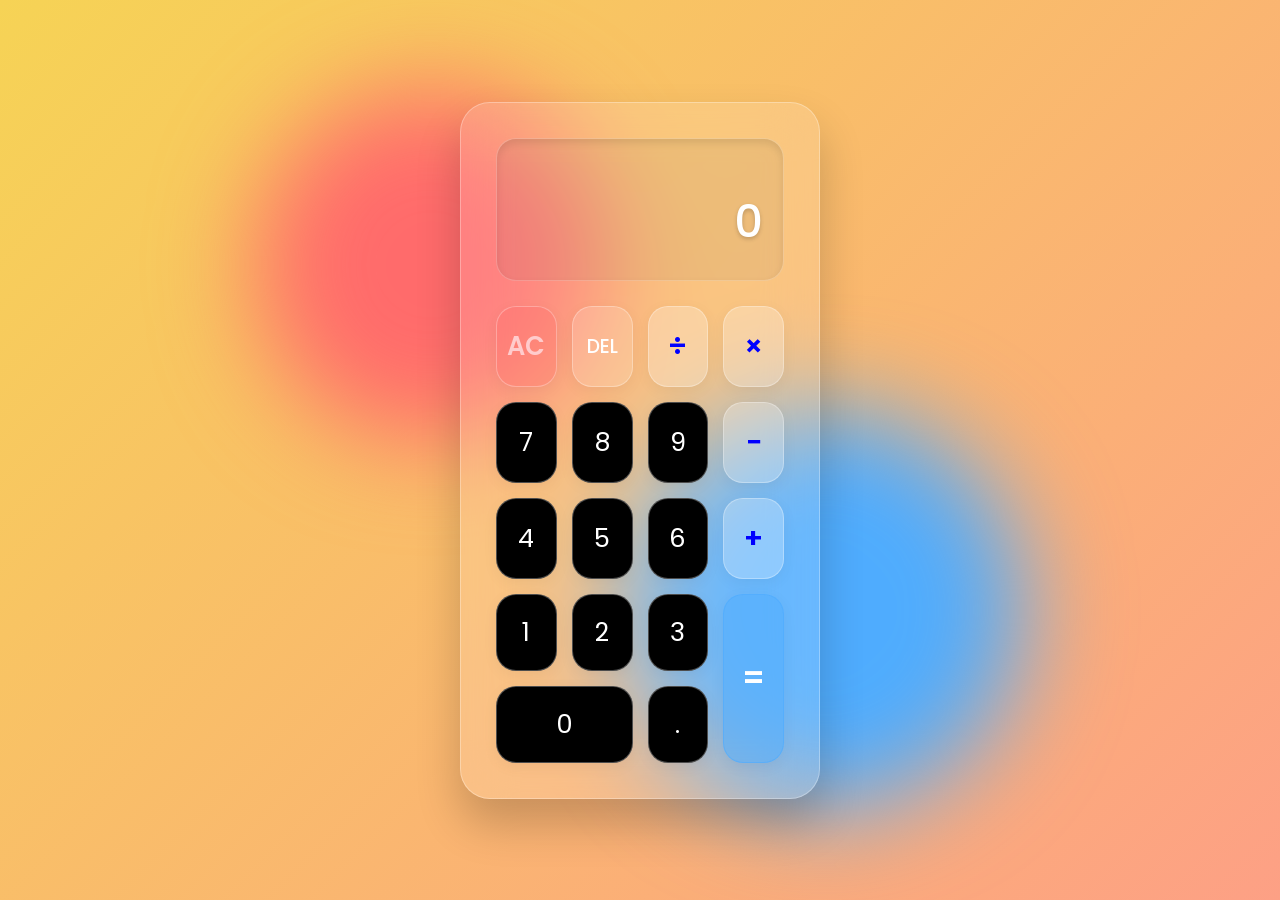
<file: calculator/index.html>
<!doctype html>
<html lang="en">
  <head>
    <meta charset="UTF-8" />
    <meta name="viewport" content="width=device-width, initial-scale=1.0" />
    <title>Calculator</title>
    <link rel="stylesheet" href="style.css" />
    <!-- Using Google Fonts for a clean, modern look -->
    <link
      href="https://fonts.googleapis.com/css2?family=Poppins:wght@300;400;500;600&display=swap"
      rel="stylesheet"
    />
  </head>
  <body>
    <div class="calculator">
      <div class="display">
        <div class="previous-operand" id="previous-operand"></div>
        <div class="current-operand" id="current-operand">0</div>
      </div>
      <div class="keypad">
        <button class="btn clear" data-action="clear">AC</button>
        <button class="btn delete" data-action="delete">DEL</button>
        <button class="btn operator" data-action="operator" data-val="/">
          ÷
        </button>
        <button class="btn operator" data-action="operator" data-val="*">
          ×
        </button>

        <button class="btn number" data-val="7">7</button>
        <button class="btn number" data-val="8">8</button>
        <button class="btn number" data-val="9">9</button>
        <button class="btn operator" data-action="operator" data-val="-">
          −
        </button>

        <button class="btn number" data-val="4">4</button>
        <button class="btn number" data-val="5">5</button>
        <button class="btn number" data-val="6">6</button>
        <button class="btn operator" data-action="operator" data-val="+">
          +
        </button>

        <button class="btn number" data-val="1">1</button>
        <button class="btn number" data-val="2">2</button>
        <button class="btn number" data-val="3">3</button>
        <button class="btn equals" data-action="calculate">=</button>

        <button class="btn number zero" data-val="0">0</button>
        <button class="btn number" data-val=".">.</button>
      </div>
    </div>
    <script src="script.js"></script>
  </body>
</html>
</file>
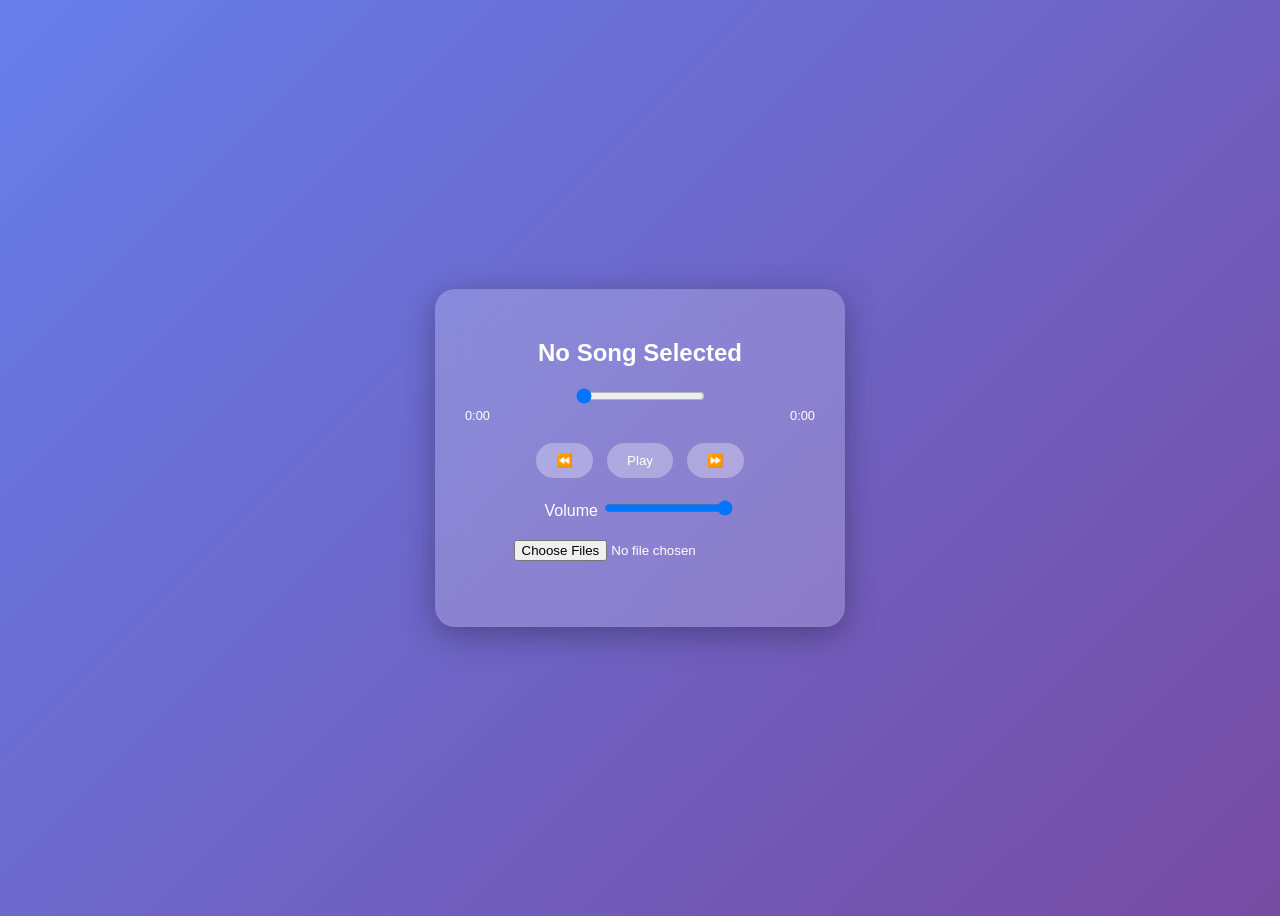
<file: MusicPlayer/index.html>
<!doctype html>
<html lang="en">
  <head>
    <meta charset="UTF-8" />
    <title>Music Player</title>
    <link rel="stylesheet" href="style.css" />
  </head>
  <body>
    <div class="player-card">
      <h2 id="title">No Song Selected</h2>
      <audio id="audio"></audio>

      <div class="progress-area">
        <input type="range" id="progress-bar" value="0" max="100" step="0.1" />
        <div class="timer">
          <span id="current-time">0:00</span>
          <span id="duration">0:00</span>
        </div>
      </div>

      <div class="controls">
        <button id="prev">⏪</button>
        <button id="play-pause">Play</button>
        <button id="next">⏩</button>
      </div>

      <div class="volume-area">
        <label>Volume</label>
        <input
          type="range"
          id="volume-bar"
          min="0"
          max="1"
          step="0.01"
          value="1"
        />
      </div>

      <div class="input-section">
        <input type="file" id="file-input" accept="audio/*" multiple />
      </div>

      <ul id="playlist"></ul>
    </div>
    <script src="script.js"></script>
  </body>
</html>
</file>
<file: calculator/style.css>
* {
  margin: 0;
  padding: 0;
  box-sizing: border-box;
  font-family: "Poppins", sans-serif;
}

body {
  min-height: 100vh;
  display: flex;
  align-items: center;
  justify-content: center;
  /* Vibrant modern gradient background */
  background: linear-gradient(135deg, #f6d355 0%, #fda085 100%);
  overflow: hidden;
  position: relative;
}

/* Decorative background blur blobs for the glassmorphism effect */
body::before,
body::after {
  content: "";
  position: absolute;
  border-radius: 50%;
  filter: blur(50px);
  z-index: -1;
  animation: drift 10s infinite alternate ease-in-out;
}

body::before {
  width: 350px;
  height: 350px;
  background: #ff6b6b;
  top: 10%;
  left: 20%;
}

body::after {
  width: 400px;
  height: 400px;
  background: #4facfe;
  bottom: 10%;
  right: 20%;
}

@keyframes drift {
  0% {
    transform: translateY(0px) translateX(0px) scale(1);
  }
  100% {
    transform: translateY(30px) translateX(20px) scale(1.05);
  }
}

/* Glassmorphism panel */
.calculator {
  background: rgba(255, 255, 255, 0.15);
  backdrop-filter: blur(25px);
  -webkit-backdrop-filter: blur(25px);
  border-radius: 30px;
  border: 1px solid rgba(255, 255, 255, 0.3);
  box-shadow: 0 25px 45px rgba(0, 0, 0, 0.2);
  width: 360px;
  padding: 35px;
  display: flex;
  flex-direction: column;
  gap: 25px;
}

/* Screen */
.display {
  background: rgba(0, 0, 0, 0.05);
  border-radius: 20px;
  padding: 25px 20px;
  text-align: right;
  box-shadow: inset 0 4px 10px rgba(0, 0, 0, 0.1);
  border: 1px solid rgba(255, 255, 255, 0.2);
  min-height: 120px;
  display: flex;
  flex-direction: column;
  justify-content: space-between;
  word-wrap: break-word;
  word-break: break-all;
}

.previous-operand {
  color: rgba(255, 255, 255, 0.8);
  font-size: 1.2rem;
  min-height: 24px;
  letter-spacing: 1px;
}

.current-operand {
  color: #fff;
  font-size: 2.8rem;
  font-weight: 500;
  text-shadow: 0 2px 4px rgba(0, 0, 0, 0.2);
}

/* Buttons */
.keypad {
  display: grid;
  grid-template-columns: repeat(4, 1fr);
  gap: 15px;
}

.btn {
  background: black;
  border: 1px solid rgba(255, 255, 255, 0.3);
  border-radius: 20px;
  padding: 18px 0;
  font-size: 1.6rem;
  color: #fff;
  cursor: pointer;
  transition: all 0.2s cubic-bezier(0.175, 0.885, 0.32, 1.275);
  box-shadow: 0 4px 15px rgba(0, 0, 0, 0.05);
}

.btn:hover {
  background: rgba(255, 255, 255, 0.3);
  color: black;
  font-weight: bolder;
  transform: translateY(-3px);
  box-shadow: 0 8px 25px rgba(0, 0, 0, 0.15);
}

.btn:active {
  transform: translateY(2px) scale(0.95);
  box-shadow: 0 2px 10px rgba(0, 0, 0, 0.1);
}

/* Button Accents */
.btn.operator {
  background: rgba(255, 255, 255, 0.25);
  color: blue; /* Subtle gold for operators */
  font-weight: 600;
  font-size: 1.8rem;
}

.btn.clear {
  background: rgba(255, 107, 107, 0.3);
  color: #ffcccc;
  font-weight: 600;
}

.btn.delete {
  background: rgba(255, 255, 255, 0.15);
  font-size: 1.2rem;
  font-weight: 500;
}

.btn.equals {
  grid-row: span 2;
  background: rgba(79, 172, 254, 0.5);
  border: 1px solid rgba(79, 172, 254, 0.6);
  color: #fff;
  font-weight: 600;
  font-size: 2rem;
}

.btn.equals:hover {
  background: rgba(79, 172, 254, 0.7);
}

.btn.zero {
  grid-column: span 2;
  border-radius: 20px;
}
</file>
<file: MusicPlayer/style.css>
body {
  background: linear-gradient(135deg, #667eea, #764ba2);
  min-height: 100vh;
  display: flex;
  align-items: center;
  justify-content: center;
  font-family: sans-serif;
}
.player-card {
  background: rgba(255, 255, 255, 0.2);
  backdrop-filter: blur(15px);
  padding: 30px;
  border-radius: 20px;
  box-shadow: 0 8px 32px rgba(0, 0, 0, 0.3);
  color: white;
  width: 350px;
  text-align: center;
}
.controls button {
  background: rgba(255, 255, 255, 0.3);
  border: none;
  padding: 10px 20px;
  border-radius: 50px;
  cursor: pointer;
  color: white;
  margin: 5px;
}
.progress-area,
.volume-area {
  margin: 15px 0;
}
.timer {
  display: flex;
  justify-content: space-between;
  font-size: 0.8em;
}
ul {
  list-style: none;
  padding: 0;
  margin-top: 20px;
  max-height: 150px;
  overflow-y: auto;
}
li {
  padding: 10px;
  background: rgba(255, 255, 255, 0.1);
  border-radius: 10px;
  margin-bottom: 5px;
  cursor: pointer;
}
.active {
  background: #ff7e5f;
}
.input-section {
  margin-top: 20px;
}

/* Add this to style.css */
.delete-btn {
  background: rgba(255, 0, 0, 0.5);
  border: none;
  color: white;
  padding: 5px 10px;
  border-radius: 5px;
  cursor: pointer;
  font-size: 0.7em;
  margin-left: 10px;
}
.delete-btn:hover {
  background: red;
}
</file>
